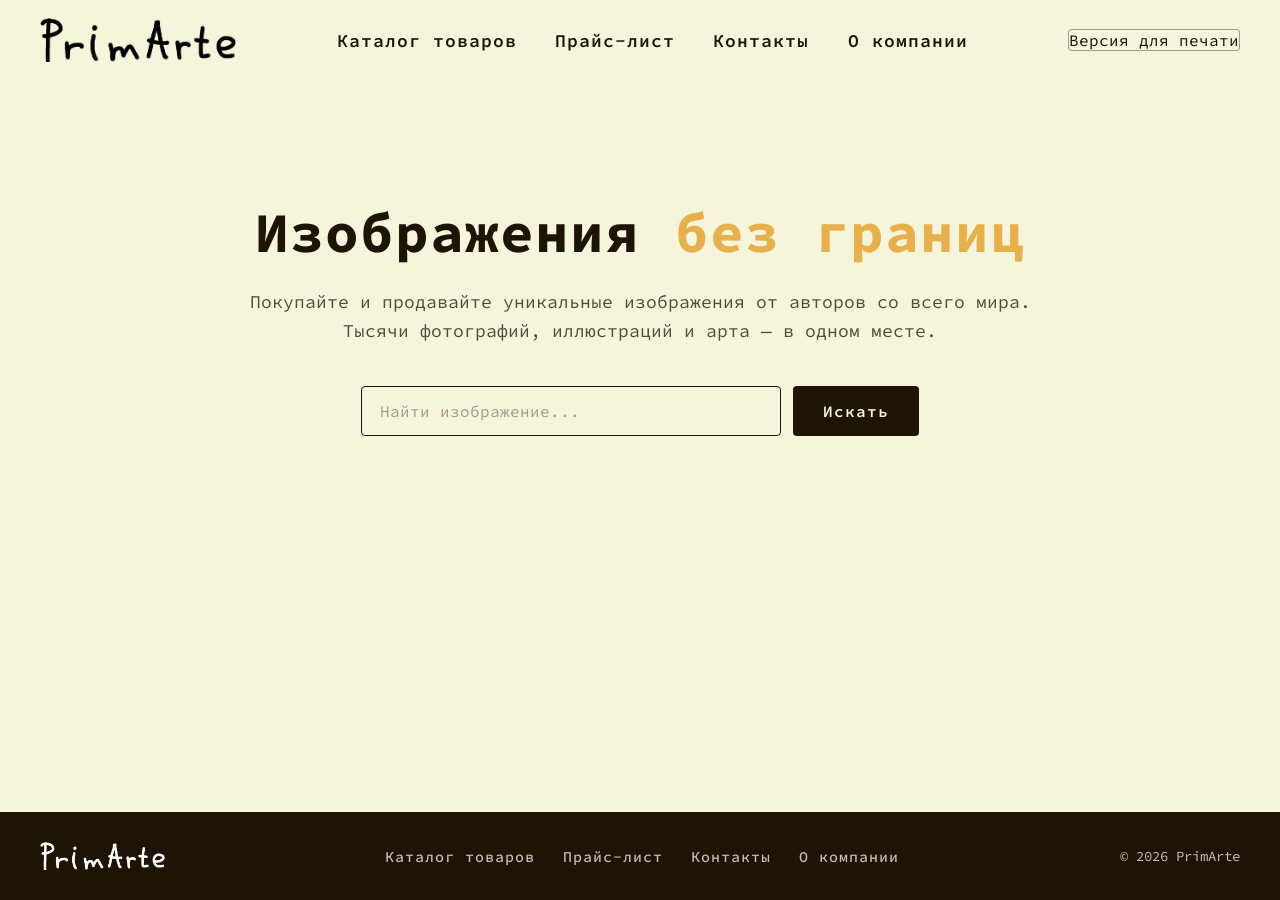
<file: index.html>
<!DOCTYPE html>
<html lang="ru">
<head>
	<meta charset="UTF-8">
	<meta name="viewport" content="width=device-width, initial-scale=1.0">
	<title>PrimArte</title>
	<link rel="preconnect" href="https://fonts.googleapis.com">
	<link rel="preconnect" href="https://fonts.gstatic.com" crossorigin>
	<link href="https://fonts.googleapis.com/css2?family=Source+Code+Pro:ital,wght@0,200..900;1,200..900&display=swap" rel="stylesheet">
	<link rel="stylesheet" href="css/styles.css">
	<link rel="stylesheet" href="css/print.css" id="PrintStyles">
</head>
<body>
	<header class="header">
		<nav class="header__nav">
			<a href="index.html">
				<img src="assets/logo.png" alt="PrimArte" class="header__logo">
			</a>
			<input type="checkbox" id="menu-toggle" class="menu-toggle">
			<label for="menu-toggle" class="menu-toggle-label" aria-label="Меню">
				<span></span>
				<span></span>
				<span></span>
			</label>
			<ul class="header__menu">
				<li><a href="catalog.html" class="nav-item">Каталог товаров</a></li>
				<li><a href="price.html" class="nav-item">Прайс-лист</a></li>
				<li><a href="contacts.html" class="nav-item">Контакты</a></li>
				<li><a href="about.html" class="nav-item">О компании</a></li>
			</ul>
			<button type="button" class="print_toggleSwitch" id="printToggle" aria-pressed="false">
				Версия для печати
			</button>
		</nav>
		
	</header>

	<main>
		<section class="hero">
			<h1 class="hero__title">Изображения <span>без границ</span></h1>
			<p class="hero__subtitle">Покупайте и продавайте уникальные изображения от авторов со всего мира. Тысячи фотографий, иллюстраций и арта — в одном месте.</p>
			<form class="hero__search" action="#">
				<input type="text" name="q" placeholder="Найти изображение..." class="hero__input">
				<button type="submit" class="hero__button">Искать</button>
			</form>
		</section>
	</main>

	<footer class="footer">
		<div class="footer__inner">
			<img src="assets/logo.png" alt="PrimArte" class="footer__logo">
			<ul class="footer__links">
				<li><a href="catalog.html">Каталог товаров</a></li>
				<li><a href="price.html">Прайс-лист</a></li>
				<li><a href="contacts.html">Контакты</a></li>
				<li><a href="about.html">О компании</a></li>
			</ul>
			<p class="footer__copy">&copy; 2026 PrimArte</p>
		</div>
	</footer>
	<script src="js/print.js" defer></script>
</body>
</html>
</file>
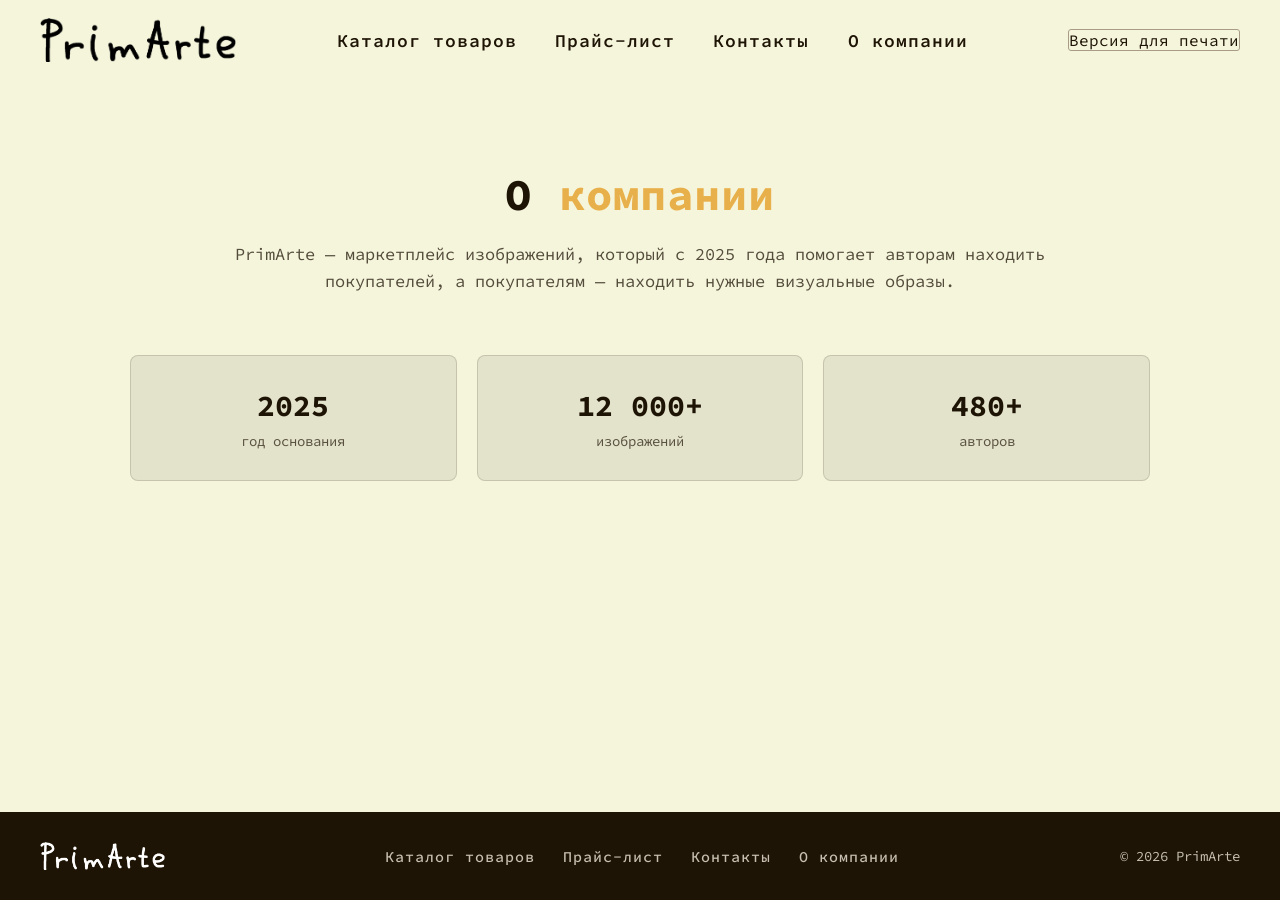
<file: about.html>
<!DOCTYPE html>
<html lang="ru">
<head>
	<meta charset="UTF-8">
	<meta name="viewport" content="width=device-width, initial-scale=1.0">
	<title>О компании — PrimArte</title>
	<link rel="preconnect" href="https://fonts.googleapis.com">
	<link rel="preconnect" href="https://fonts.gstatic.com" crossorigin>
	<link href="https://fonts.googleapis.com/css2?family=Source+Code+Pro:ital,wght@0,200..900;1,200..900&display=swap" rel="stylesheet">
	<link rel="stylesheet" href="css/styles.css">
	<link rel="stylesheet" href="css/print.css" id="PrintStyles">
</head>
<body>
	<header class="header">
		<nav class="header__nav">
			<a href="index.html">
				<img src="assets/logo.png" alt="PrimArte" class="header__logo">
			</a>
			<input type="checkbox" id="menu-toggle" class="menu-toggle">
			<label for="menu-toggle" class="menu-toggle-label" aria-label="Меню">
				<span></span>
				<span></span>
				<span></span>
			</label>
			<ul class="header__menu">
				<li><a href="catalog.html" class="nav-item">Каталог товаров</a></li>
				<li><a href="price.html" class="nav-item">Прайс-лист</a></li>
				<li><a href="contacts.html" class="nav-item">Контакты</a></li>
				<li><a href="about.html" class="nav-item">О компании</a></li>
			</ul>
			<button type="button" class="print_toggleSwitch" id="printToggle" aria-pressed="false">
				Версия для печати
			</button>
		</nav>
	</header>

	<main>
		<section class="page-hero">
			<h1 class="page-hero__title">О <span>компании</span></h1>
			<p class="page-hero__subtitle">PrimArte — маркетплейс изображений, который с 2025 года помогает авторам находить покупателей, а покупателям — находить нужные визуальные образы.</p>
		</section>

		<section class="stats">
			<div class="stats__grid">
				<div class="stat-card">
					<span class="stat-card__value">2025</span>
					<span class="stat-card__label">год основания</span>
				</div>
				<div class="stat-card">
					<span class="stat-card__value">12&nbsp;000+</span>
					<span class="stat-card__label">изображений</span>
				</div>
				<div class="stat-card">
					<span class="stat-card__value">480+</span>
					<span class="stat-card__label">авторов</span>
				</div>
			</div>
		</section>
	</main>

	<footer class="footer">
		<div class="footer__inner">
			<img src="assets/logo.png" alt="PrimArte" class="footer__logo">
			<ul class="footer__links">
				<li><a href="catalog.html">Каталог товаров</a></li>
				<li><a href="price.html">Прайс-лист</a></li>
				<li><a href="contacts.html">Контакты</a></li>
				<li><a href="about.html">О компании</a></li>
			</ul>
			<p class="footer__copy">&copy; 2026 PrimArte</p>
		</div>
	</footer>
	<script src="js/print.js" defer></script>
</body>
</html>
</file>
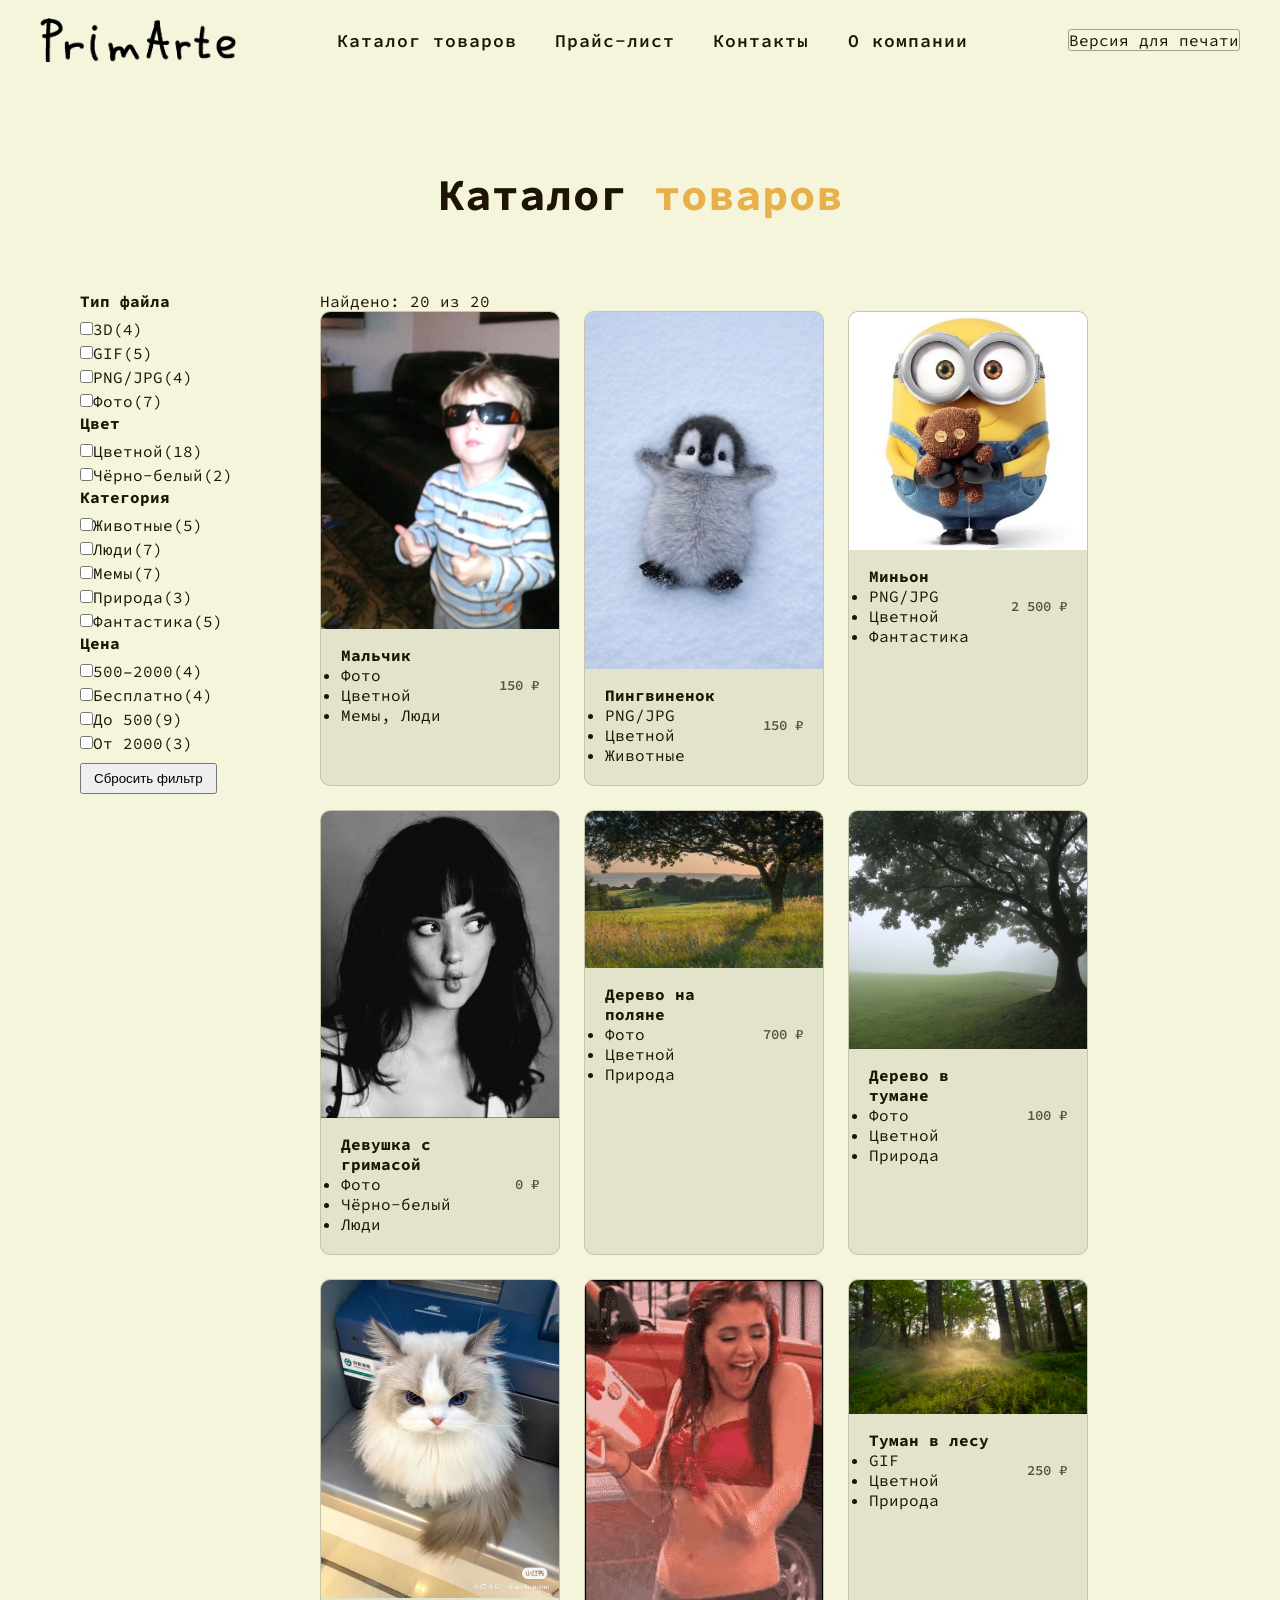
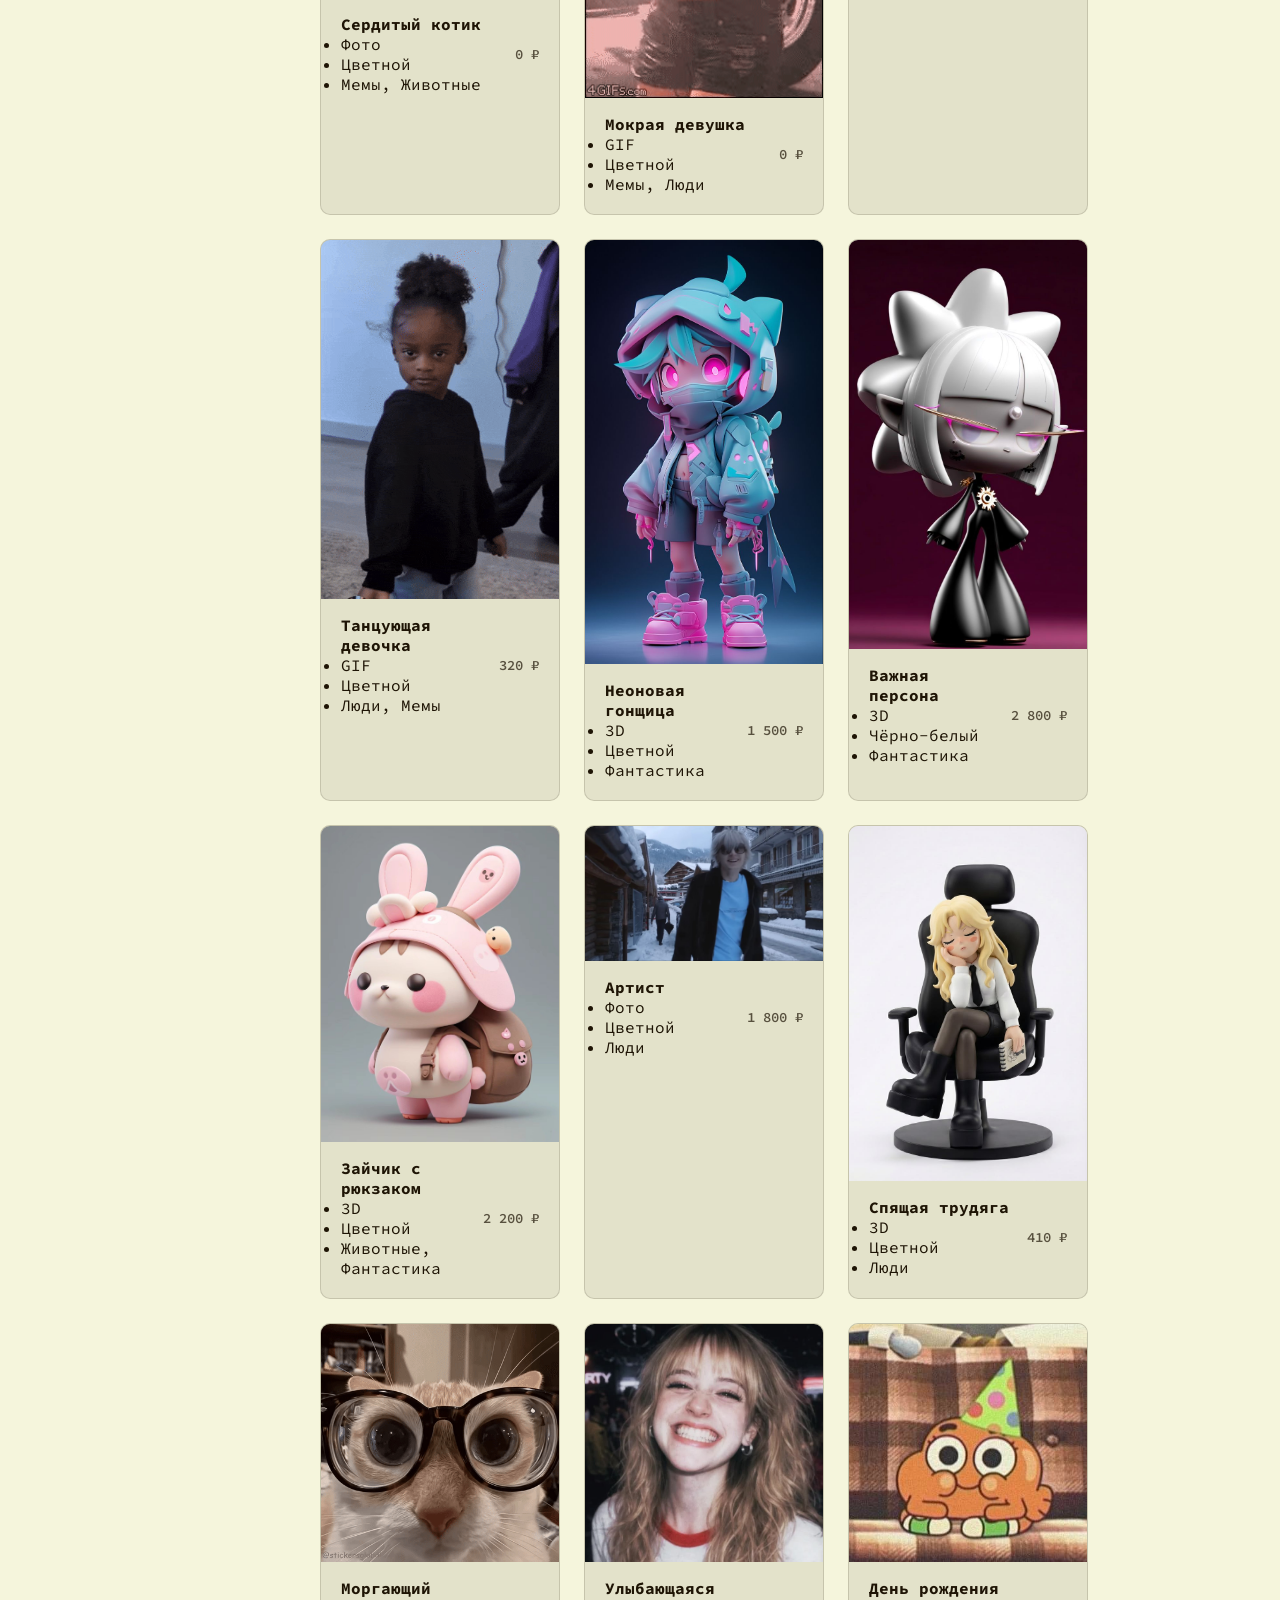
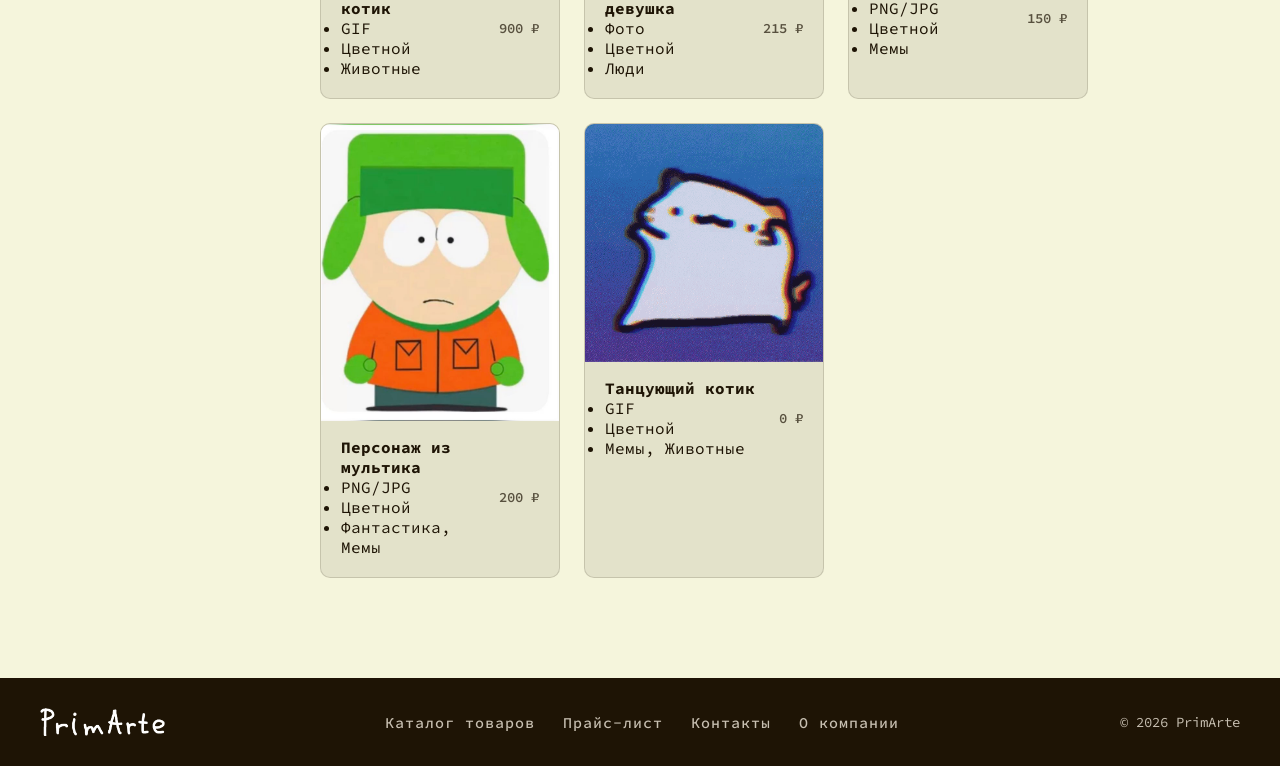
<file: catalog.html>
<!DOCTYPE html>
<html lang="ru">
<head>
	<meta charset="UTF-8">
	<meta name="viewport" content="width=device-width, initial-scale=1.0">
	<title>Каталог товаров — PrimArte</title>
	<link rel="preconnect" href="https://fonts.googleapis.com">
	<link rel="preconnect" href="https://fonts.gstatic.com" crossorigin>
	<link href="https://fonts.googleapis.com/css2?family=Source+Code+Pro:ital,wght@0,200..900;1,200..900&display=swap" rel="stylesheet">
	<link rel="stylesheet" href="css/styles.css">
	<link rel="stylesheet" href="css/print.css" id="PrintStyles">
</head>
<body>
	<header class="header">
		<nav class="header__nav">
			<a href="index.html">
				<img src="assets/logo.png" alt="PrimArte" class="header__logo">
			</a>
			<input type="checkbox" id="menu-toggle" class="menu-toggle">
			<label for="menu-toggle" class="menu-toggle-label" aria-label="Меню">
				<span></span>
				<span></span>
				<span></span>
			</label>
			<ul class="header__menu">
				<li><a href="catalog.html" class="nav-item">Каталог товаров</a></li>
				<li><a href="price.html" class="nav-item">Прайс-лист</a></li>
				<li><a href="contacts.html" class="nav-item">Контакты</a></li>
				<li><a href="about.html" class="nav-item">О компании</a></li>
			</ul>
			<button type="button" class="print_toggleSwitch" id="printToggle" aria-pressed="false">
				Версия для печати
			</button>
		</nav>
	</header>

	<main>
		<section class="page-hero">
			<h1 class="page-hero__title">Каталог <span>товаров</span></h1>
		</section>

		<section class="catalog">
			<div class="catalog__layout">

				<aside class="filters" id="filters" aria-label="Фильтр изображений">
					
				</aside>

				<div class="catalog__results">
					<p class="catalog__counter" id="counter"></p>
					<div id="elements">

					</div>
					<p class="catalog__empty" id="empty" hidden>
						Ничего не найдено. Попробуйте изменить условия фильтра.
					</p>
				</div>

			</div>
		</section>
	</main>

	<footer class="footer">
		<div class="footer__inner">
			<img src="assets/logo.png" alt="PrimArte" class="footer__logo">
			<ul class="footer__links">
				<li><a href="catalog.html">Каталог товаров</a></li>
				<li><a href="price.html">Прайс-лист</a></li>
				<li><a href="contacts.html">Контакты</a></li>
				<li><a href="about.html">О компании</a></li>
			</ul>
			<p class="footer__copy">&copy; 2026 PrimArte</p>
		</div>
	</footer>
	<script src="js/print.js" defer></script>
	<script src="js/catalog_filter.js" defer></script>
</body>
</html>
</file>
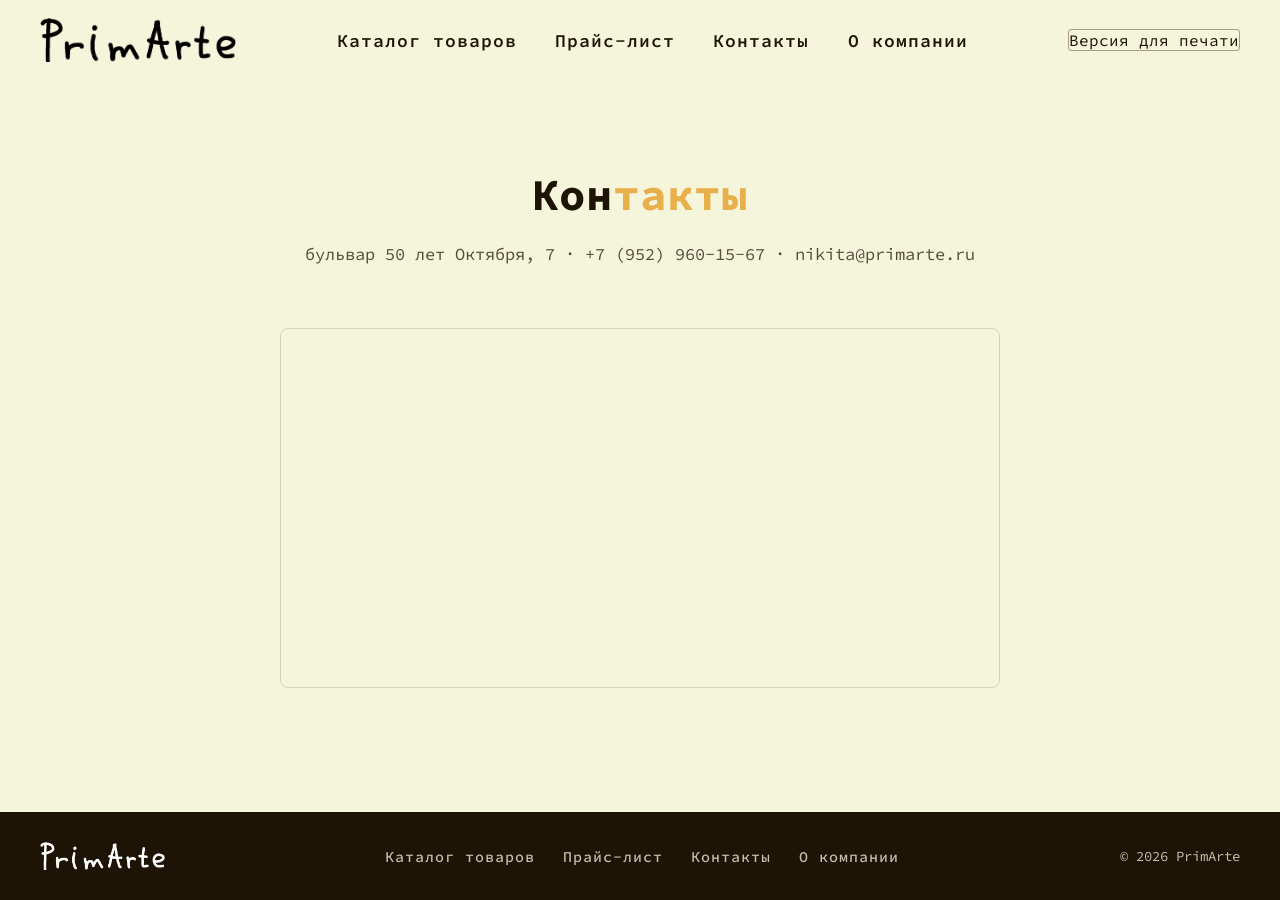
<file: contacts.html>
<!DOCTYPE html>
<html lang="ru">
<head>
	<meta charset="UTF-8">
	<meta name="viewport" content="width=device-width, initial-scale=1.0">
	<title>Контакты — PrimArte</title>
	<link rel="preconnect" href="https://fonts.googleapis.com">
	<link rel="preconnect" href="https://fonts.gstatic.com" crossorigin>
	<link href="https://fonts.googleapis.com/css2?family=Source+Code+Pro:ital,wght@0,200..900;1,200..900&display=swap" rel="stylesheet">
	<link rel="stylesheet" href="css/styles.css">
	<link rel="stylesheet" href="css/print.css" id="PrintStyles">
</head>
<body>
	<header class="header">
		<nav class="header__nav">
			<a href="index.html">
				<img src="assets/logo.png" alt="PrimArte" class="header__logo">
			</a>
			<input type="checkbox" id="menu-toggle" class="menu-toggle">
			<label for="menu-toggle" class="menu-toggle-label" aria-label="Меню">
				<span></span>
				<span></span>
				<span></span>
			</label>
			<ul class="header__menu">
				<li><a href="catalog.html" class="nav-item">Каталог товаров</a></li>
				<li><a href="price.html" class="nav-item">Прайс-лист</a></li>
				<li><a href="contacts.html" class="nav-item">Контакты</a></li>
				<li><a href="about.html" class="nav-item">О компании</a></li>
			</ul>
			<button type="button" class="print_toggleSwitch" id="printToggle" aria-pressed="false">
				Версия для печати
			</button>
		</nav>
	</header>

	<main>
		<section class="page-hero">
			<h1 class="page-hero__title">Кон<span>такты</span></h1>
			<p class="page-hero__subtitle">бульвар 50 лет Октября, 7 · +7 (952) 960-15-67 · nikita@primarte.ru</p>
		</section>

		<section class="contacts">
			<div class="contacts__map">
				<iframe
					src="https://yandex.ru/map-widget/v1/?ll=34.304039%2C53.304674&z=16&pt=34.304039,53.304674,pm2rdm&l=map"
					width="100%" height="360" loading="lazy"
					title="Карта проезда PrimArte">
				</iframe>
			</div>
			<div class="contacts__print">
				<p><strong>Адрес:</strong> бульвар 50 лет Октября, 7</p>
				<p><strong>Телефон:</strong> +7 (952) 960-15-67</p>
				<p><strong>Email:</strong> nikita@primarte.ru</p>
			</div>
		</section>
	</main>

	<footer class="footer">
		<div class="footer__inner">
			<img src="assets/logo.png" alt="PrimArte" class="footer__logo">
			<ul class="footer__links">
				<li><a href="catalog.html">Каталог товаров</a></li>
				<li><a href="price.html">Прайс-лист</a></li>
				<li><a href="contacts.html">Контакты</a></li>
				<li><a href="about.html">О компании</a></li>
			</ul>
			<p class="footer__copy">&copy; 2026 PrimArte</p>
		</div>
	</footer>
	<script src="js/print.js" defer></script>
</body>
</html>
</file>
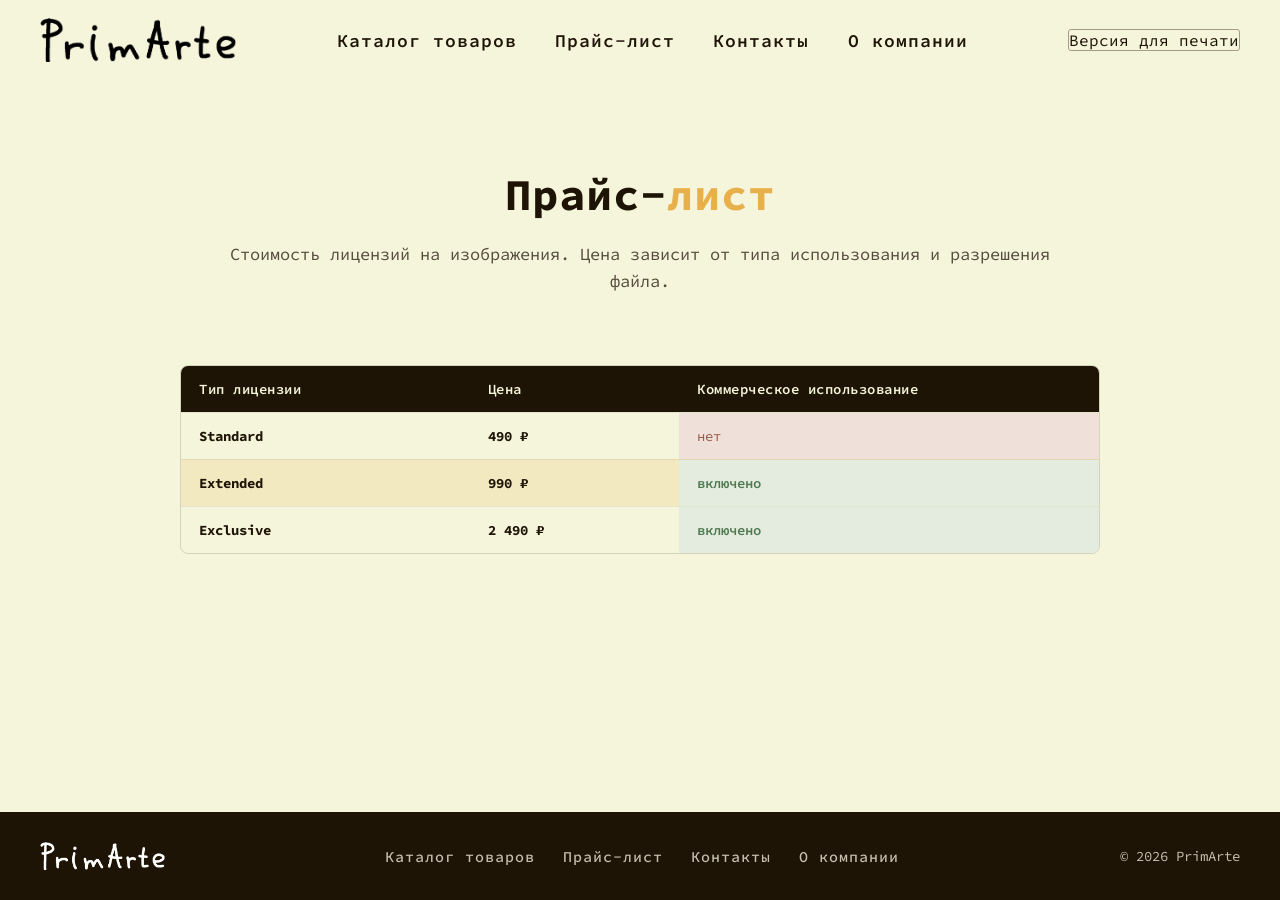
<file: price.html>
<!DOCTYPE html>
<html lang="ru">
<head>
	<meta charset="UTF-8">
	<meta name="viewport" content="width=device-width, initial-scale=1.0">
	<title>Прайс-лист — PrimArte</title>
	<link rel="preconnect" href="https://fonts.googleapis.com">
	<link rel="preconnect" href="https://fonts.gstatic.com" crossorigin>
	<link href="https://fonts.googleapis.com/css2?family=Source+Code+Pro:ital,wght@0,200..900;1,200..900&display=swap" rel="stylesheet">
	<link rel="stylesheet" href="css/styles.css">
	<link rel="stylesheet" href="css/print.css" id="PrintStyles">
</head>
<body>
	<header class="header">
		<nav class="header__nav">
			
			<a href="index.html">
				<img src="assets/logo.png" alt="PrimArte" class="header__logo">
			</a>
			<input type="checkbox" id="menu-toggle" class="menu-toggle">
			<label for="menu-toggle" class="menu-toggle-label" aria-label="Меню">
				<span></span>
				<span></span>
				<span></span>
			</label>
			<ul class="header__menu">
				<li><a href="catalog.html" class="nav-item">Каталог товаров</a></li>
				<li><a href="price.html" class="nav-item">Прайс-лист</a></li>
				<li><a href="contacts.html" class="nav-item">Контакты</a></li>
				<li><a href="about.html" class="nav-item">О компании</a></li>
			</ul>
			<button type="button" class="print_toggleSwitch" id="printToggle" aria-pressed="false">
				Версия для печати
			</button>
		</nav>
	</header>

	<main>
		<section class="page-hero">
			<h1 class="page-hero__title">Прайс-<span>лист</span></h1>
			<p class="page-hero__subtitle">Стоимость лицензий на изображения. Цена зависит от типа использования и разрешения файла.</p>
		</section>

		<section class="price">
			<ul class="price-table">
				<li class="price-table__row price-table__row--head">
					<span class="price-table__cell">Тип лицензии</span>
					<span class="price-table__cell">Цена</span>
					<span class="price-table__cell">Коммерческое использование</span>
				</li>
				<li class="price-table__row">
					<span class="price-table__cell price-table__cell--label">Standard</span>
					<span class="price-table__cell price-table__cell--price" data-label="Цена">490 ₽</span>
					<span class="price-table__cell price-table__cell--no" data-label="Коммерческое использование">нет</span>
				</li>
				<li class="price-table__row price-table__row--highlight">
					<span class="price-table__cell price-table__cell--label">Extended</span>
					<span class="price-table__cell price-table__cell--price" data-label="Цена">990 ₽</span>
					<span class="price-table__cell price-table__cell--yes" data-label="Коммерческое использование">включено</span>
				</li>
				<li class="price-table__row">
					<span class="price-table__cell price-table__cell--label">Exclusive</span>
					<span class="price-table__cell price-table__cell--price" data-label="Цена">2 490 ₽</span>
					<span class="price-table__cell price-table__cell--yes" data-label="Коммерческое использование">включено</span>
				</li>
			</ul>
		</section>
	</main>

	<footer class="footer">
		<div class="footer__inner">
			<img src="assets/logo.png" alt="PrimArte" class="footer__logo">
			<ul class="footer__links">
				<li><a href="catalog.html">Каталог товаров</a></li>
				<li><a href="price.html">Прайс-лист</a></li>
				<li><a href="contacts.html">Контакты</a></li>
				<li><a href="about.html">О компании</a></li>
			</ul>
			<p class="footer__copy">&copy; 2026 PrimArte</p>
		</div>
	</footer>
	<script src="js/print.js" defer></script>
</body>
</html>
</file>
<file: css/styles.css>
:root{
	--color-bg: #f5f5dc;
	--color-ink: #1e1405;
	--color-accent: #e8b04b;
	--color-muted: #a89c86;
	--color-footer-text: #c7bfb1;
	--color-ok: #4f7a4f;
	--color-ok-bg: #e3ecdf;
	--color-no: #9a5a4a;
	--color-no-bg: #f0e0da;
	--line: rgba(30, 20, 5, 0.15);
	--line-soft: rgba(30, 20, 5, 0.08);
	--space: clamp(16px, 5vw, 40px);
	--radius: 8px;
}

*{
	margin: 0;
	padding: 0;
	box-sizing: border-box;
}

body{
	min-height: 100vh;
	display: flex;
	flex-direction: column;
	background-color: var(--color-bg);
	color: var(--color-ink);
	font-family: "Source Code Pro", monospace;
}

main{
	flex: 1 0 auto;
}

a{
	font-family: inherit;
	color: inherit;
}

img{
	max-width: 100%;
	display: block;
}

.header{
	background-color: var(--color-bg);
	position: relative;
	z-index: 10;
}

.header__nav{
	max-width: 1300px;
	margin-inline: auto;
	padding: 18px var(--space);
	display: flex;
	flex-wrap: wrap;
	align-items: center;
	justify-content: space-between;
	gap: 16px;
}

.header__logo{
	height: clamp(32px, 6vw, 44px);
	width: auto;
}

.menu-toggle{
	display: none;
}

.menu-toggle-label{
	display: none;
	flex-direction: column;
	justify-content: center;
	gap: 5px;
	width: 30px;
	height: 30px;
	cursor: pointer;
}
.menu-toggle-label span{
	display: block;
	height: 2px;
	border-radius: 1px;
	background-color: var(--color-ink);
}

.header__menu{
	list-style: none;
	display: flex;
	flex-wrap: wrap;
	justify-content: center;
	gap: clamp(14px, 3vw, 40px);
}

.nav-item{
	display: inline-block;
	position: relative;
	color: var(--color-ink);
	text-decoration: none;
	font-size: clamp(14px, 1.6vw, 18px);
	font-weight: 600;
	letter-spacing: 1px;
	padding: 5px 0;
	transition: opacity 0.3s ease;
}
.nav-item::after{
	content: "";
	position: absolute;
	bottom: 0;
	left: 0;
	width: 0;
	height: 1px;
	background-color: var(--color-ink);
	transition: width 0.3s ease;
}
.nav-item:hover{
	opacity: 0.6;
}
.nav-item:hover::after{
	width: 100%;
}
.nav-item:active{
	opacity: 0.4;
}

@media (max-width: 700px){
	.menu-toggle-label{
		display: flex;
	}
	.header__menu{
		display: none;
		flex: 1 0 100%;
		flex-direction: column;
		align-items: center;
		gap: 14px;
		order: 3;
		padding-top: 10px;
	}
	.menu-toggle:checked ~ .header__menu{
		display: flex;
	}
}

.hero{
	max-width: 900px;
	margin-inline: auto;
	padding: clamp(60px, 12vw, 120px) var(--space) clamp(70px, 14vw, 140px);
	text-align: center;
}

.hero__title{
	color: var(--color-ink);
	font-size: clamp(28px, 6vw, 56px);
	font-weight: 700;
	line-height: 1.15;
	letter-spacing: 1px;
}
.hero__title span{
	color: var(--color-accent);
}

.hero__subtitle{
	margin-top: 24px;
	color: var(--color-ink);
	opacity: 0.75;
	font-size: clamp(15px, 2.2vw, 18px);
	line-height: 1.6;
}

.hero__search{
	margin-top: clamp(24px, 5vw, 40px);
	display: flex;
	flex-wrap: wrap;
	justify-content: center;
	gap: 12px;
}

.hero__input{
	flex: 1 1 260px;
	max-width: 420px;
	padding: 14px 18px;
	border: 1px solid var(--color-ink);
	border-radius: 4px;
	background-color: var(--color-bg);
	color: var(--color-ink);
	font-family: inherit;
	font-size: 16px;
}
.hero__input::placeholder{
	color: var(--color-muted);
}
.hero__input:focus{
	outline: none;
	border-color: var(--color-accent);
}

.hero__button{
	flex: 0 0 auto;
	padding: 14px 30px;
	border: none;
	border-radius: 4px;
	background-color: var(--color-ink);
	color: var(--color-bg);
	font-family: inherit;
	font-size: 16px;
	font-weight: 600;
	letter-spacing: 1px;
	cursor: pointer;
	transition: opacity 0.3s ease;
}
.hero__button:hover{
	opacity: 0.85;
}
.hero__button:active{
	opacity: 0.65;
}

.footer{
	background-color: var(--color-ink);
	color: var(--color-bg);
	padding: clamp(24px, 4vw, 30px) var(--space);
}

.footer__inner{
	max-width: 1200px;
	margin-inline: auto;
	display: flex;
	flex-wrap: wrap;
	align-items: center;
	justify-content: space-between;
	gap: 16px;
}

.footer__logo{
	height: 28px;
	filter: brightness(0) invert(1);
}

.footer__links{
	list-style: none;
	display: flex;
	flex-wrap: wrap;
	gap: clamp(12px, 3vw, 28px);
}
.footer__links a{
	color: var(--color-footer-text);
	letter-spacing: 1px;
	font-weight: 500;
	text-decoration: none;
	font-size: 15px;
	transition: color 0.3s ease;
}
.footer__links a:hover{
	color: var(--color-bg);
}
.footer__links a:active{
	color: var(--color-accent);
}

.footer__copy{
	color: var(--color-footer-text);
	font-size: 14px;
}

.page-hero{
	max-width: 900px;
	margin-inline: auto;
	padding: clamp(48px, 10vw, 90px) var(--space) clamp(32px, 6vw, 60px);
	text-align: center;
}

.page-hero__title{
	color: var(--color-ink);
	font-size: clamp(24px, 5vw, 44px);
	font-weight: 700;
	line-height: 1.15;
	letter-spacing: 1px;
}
.page-hero__title span{
	color: var(--color-accent);
}

.page-hero__subtitle{
	margin-top: 20px;
	color: var(--color-ink);
	opacity: 0.75;
	font-size: clamp(15px, 2vw, 17px);
	line-height: 1.6;
}

.stats{
	max-width: 1100px;
	margin-inline: auto;
	padding: 0 var(--space) clamp(48px, 10vw, 80px);
}

.stats__grid{
	display: grid;
	grid-template-columns: repeat(auto-fit, minmax(150px, 1fr));
	gap: clamp(12px, 3vw, 20px);
}

.stat-card{
	background-color: var(--line-soft);
	border: 1px solid var(--line);
	border-radius: var(--radius);
	padding: clamp(20px, 4vw, 30px) 10px;
	text-align: center;
	display: flex;
	flex-direction: column;
	gap: 8px;
}

.stat-card__value{
	color: var(--color-ink);
	font-size: clamp(22px, 4vw, 30px);
	font-weight: 700;
}

.stat-card__label{
	color: var(--color-ink);
	opacity: 0.7;
	font-size: 14px;
}

.contacts{
	max-width: 800px;
	margin-inline: auto;
	padding: 0 var(--space) clamp(60px, 10vw, 100px);
}

.contacts__print {
	display: none;
}

.contacts__map iframe{
	width: 100%;
	height: clamp(220px, 40vw, 360px);
	border: 1px solid var(--line);
	border-radius: var(--radius);
	display: block;
}

.catalog{
	max-width: 1200px;
	margin-inline: auto;
	padding: 10px var(--space) clamp(60px, 10vw, 100px);
}

.catalog__grid{
	display: grid;
	grid-template-columns: repeat(auto-fill, minmax(220px, 240px));
	gap: clamp(16px, 3vw, 24px);
	justify-content: start;
}

.product-card{
	background-color: var(--line-soft);
	border: 1px solid var(--line);
	border-radius: 10px;
	overflow: hidden;
	display: flex;
	flex-direction: column;
	transition: transform 0.25s ease;
}
.product-card:hover{
	transform: translateY(-4px);
}

.product-card__image{
	overflow: hidden;
	background-color: var(--line);
}
.product-card__image img{
	width: 100%;
	height: auto;
	display: block;
	transition: transform 0.4s ease;
}
.product-card:hover .product-card__image img{
	transform: scale(1.05);
}

.product-card__body{
	padding: 16px 20px 20px;
	display: flex;
	align-items: center;
	justify-content: space-between;
	gap: 10px;
}

.product-card__title{
	color: var(--color-ink);
	font-size: 16px;
	font-weight: 700;
}

.product-card__price{
	color: var(--color-ink);
	opacity: 0.7;
	font-weight: 600;
	font-size: 14px;
	white-space: nowrap;
}

.price{
	max-width: 1000px;
	margin-inline: auto;
	padding: 10px var(--space) clamp(60px, 10vw, 100px);
}

.price-table{
	list-style: none;
	border: 1px solid var(--line);
	border-radius: var(--radius);
	overflow: hidden;
}

.price-table__row{
	display: grid;
	grid-template-columns: 1.1fr 0.8fr 1.6fr;
}
.price-table__row + .price-table__row{
	border-top: 1px solid var(--line-soft);
}
.price-table__row--head{
	background-color: var(--color-ink);
	color: var(--color-bg);
	font-weight: 600;
	letter-spacing: 0.5px;
}
.price-table__row--highlight{
	background-color: rgba(232, 176, 75, 0.18);
}

.price-table__cell{
	padding: 14px 18px;
	font-size: 14px;
	color: inherit;
}
.price-table__cell--label{
	font-weight: 700;
	color: var(--color-ink);
}
.price-table__cell--price{
	font-weight: 700;
	color: var(--color-ink);
	white-space: nowrap;
}
.price-table__cell--yes{
	color: var(--color-ok);
	background-color: var(--color-ok-bg);
	font-weight: 600;
}
.price-table__cell--no{
	color: var(--color-no);
	background-color: var(--color-no-bg);
}

.catalog__layout {
	display: grid;
	grid-template-columns: 220px 1fr;
	gap: 20px;
	align-items: start;
}

.filter-group {
	border: 0;
	margin: 0 0 12px;
	padding: 0;
}

.filter-group__title {
	font-weight: 700;
	margin-bottom: 6px;
}

.filter-item {
	display: block;
	padding: 2px 0;
	cursor: pointer;
}

.filter-item.is-disabled {
	opacity: 0.4;
	text-decoration: line-through;
}

.filter-reset {
	margin-top: 8px;
	padding: 6px 12px;
	cursor: pointer;
}

@media (max-width: 560px){
	.price-table__row--head{
		display: none;
	}
	.price-table__row{
		grid-template-columns: 1fr;
	}
	.price-table__cell{
		display: flex;
		justify-content: space-between;
		gap: 12px;
	}
	.price-table__cell::before{
		content: attr(data-label);
		font-weight: 700;
		opacity: 0.7;
	}
	.price-table__cell--label::before{
		display: none;
	}
}

.print_toggleSwitch{
	border-radius: 3px;
	border: 1px solid var(--color-muted);
	font: inherit;
	cursor: pointer;
	color: var(--color-ink);
	background-color: transparent;
}
</file>
<file: css/print.css>
.header__menu, .menu-toggle, .menu-toggle-label, .footer, 
.hero__search, .contacts__map, .header__logo { 
	display: none !important; 
}

.header {
	background: none !important;
	padding: 0 !important;
}

.contacts__print {
	display: block !important;
	margin-top: 16pt;
	font-size: 13pt;
	line-height: 1.6;
}
.contacts__print p {
	margin: 0 0 8pt;
}

body {
	background: #fff !important;
	color: #000 !important;
	font-family: Georgia, "Times New Roman", serif !important;
	font-size: 13pt !important;
	display: block !important;
}

.page-hero, .hero {
	text-align: left !important;
	padding: 0 0 10pt !important;
	margin-bottom: 14pt;
}
.page-hero__title, .hero__title {
	font-size: 22pt !important;
	color: #000 !important;
}
.page-hero__title span, .hero__title span {
	color: #000 !important;
	text-decoration: underline;
}

a { color: #000 !important; text-decoration: none !important; }

.price-table__row--head .price-table__cell {
	background: #fff !important;
	color: #000 !important;
	font-weight: 700 !important;
	font-size: 14pt !important;
}

.price-table__cell {
	background: #fff !important;
	color: #000 !important;
	font-size: 12pt !important;
	padding: 10pt 14pt !important;
}

.price-table__cell--yes,
.price-table__cell--no {
	background: #fff !important;
	color: #000 !important;
}

.price-table__row--head,
.price-table__row--highlight {
	background: #fff !important;
}

.catalog__grid { 
	grid-template-columns: repeat(2, 1fr) !important; 
}
.product-card { 
	border: 1pt solid #000 !important; border-radius: 0 !important; transform: none !important; 
}
.product-card__image img { 
	filter: grayscale(100%); 
}

.stat-card { 
	border: none !important; background: none !important; text-align: left !important; 
}
</file>
